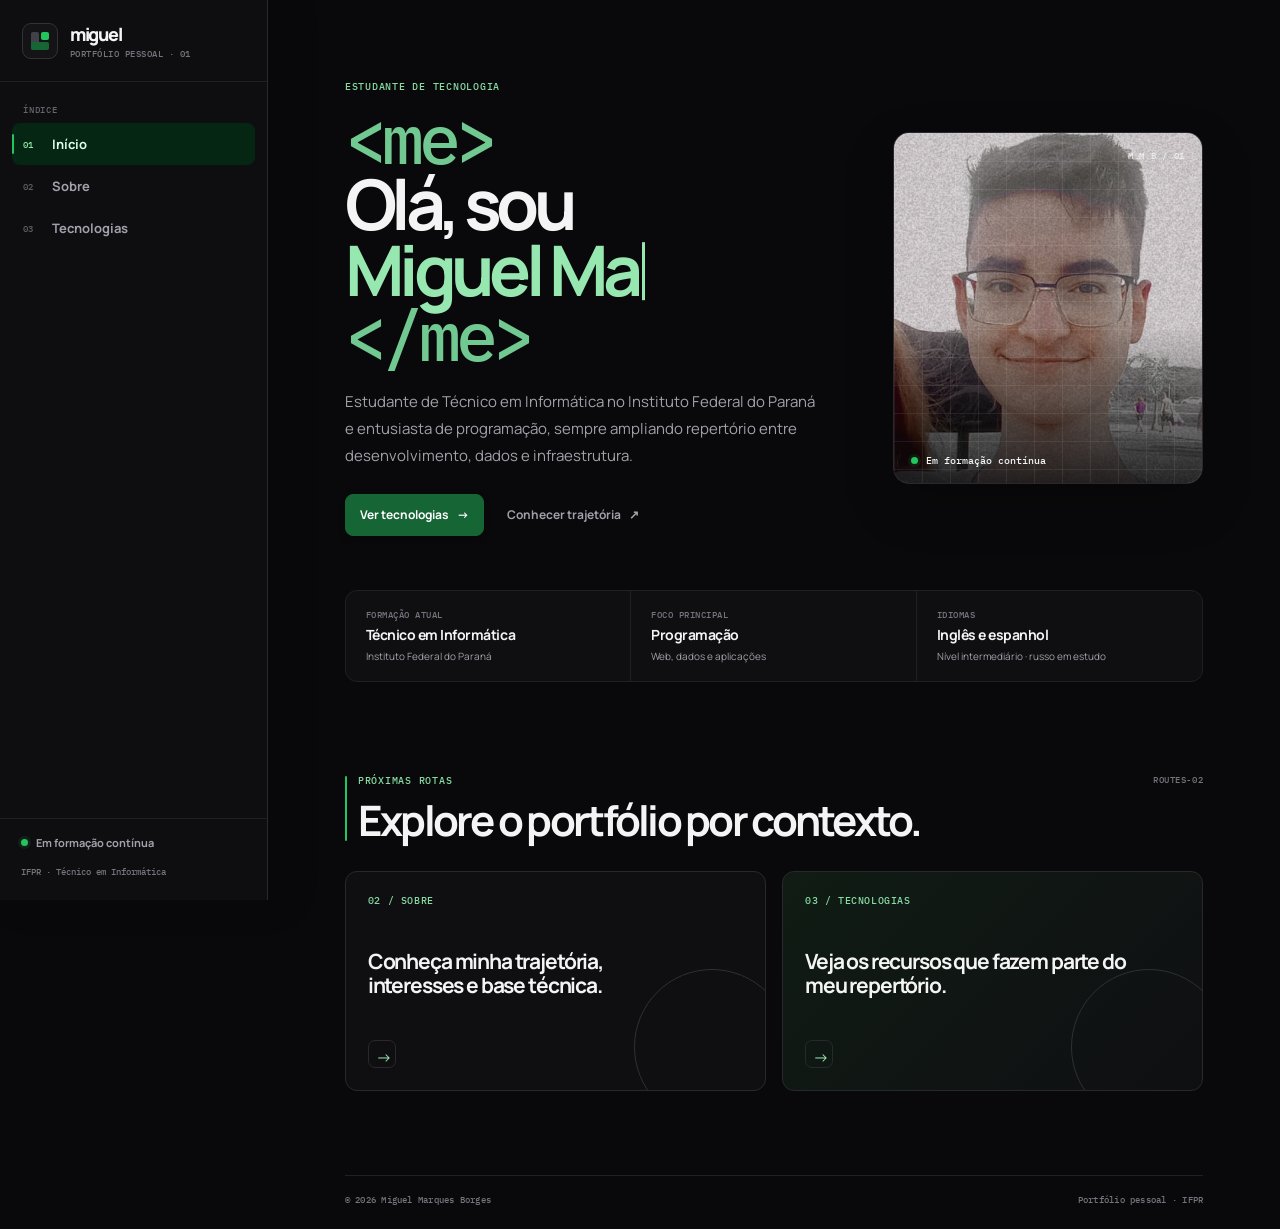
<file: index.html>
<!doctype html>
<html lang="pt-BR">
<head>
  <meta charset="UTF-8" />
  <meta name="viewport" content="width=device-width, initial-scale=1.0" />
  <meta name="description" content="Portfólio de Miguel Marques Borges, estudante de Técnico em Informática no IFPR." />
  <meta name="theme-color" content="#09090b" />
  <title>Miguel Marques Borges — Início</title>
  <link rel="preconnect" href="https://fonts.googleapis.com" />
  <link rel="preconnect" href="https://fonts.gstatic.com" crossorigin />
  <link href="https://fonts.googleapis.com/css2?family=IBM+Plex+Mono:wght@400;500&family=Manrope:wght@400;500;600;700;800&display=swap" rel="stylesheet" />
  <link rel="icon" href="favicon.ico" sizes="any" />
  <link rel="stylesheet" href="style.css" />
  <script src="menu.js" defer></script>
  <script src="typing.js" defer></script>
</head>
<body>
  <aside class="side-rail" aria-label="Navegação principal">
    <a class="brand" href="index.html" aria-label="Página inicial"><span class="brand-mark" aria-hidden="true"><i></i><b></b><em></em></span><span><strong>miguel</strong><small>portfólio pessoal · 01</small></span></a>
    <nav class="main-nav"><p>Índice</p><a class="active" href="index.html"><span>01</span>Início</a><a href="sobre.html"><span>02</span>Sobre</a><a href="tecnologias.html"><span>03</span>Tecnologias</a></nav>
    <div class="rail-footer"><p><i class="status-dot"></i>Em formação contínua</p><span>IFPR · Técnico em Informática</span></div>
  </aside>
  <main>
    <header class="mobile-header"><button class="menu-toggle" type="button" aria-label="Abrir menu" aria-controls="mobile-menu" aria-expanded="false"><span></span><span></span><span></span></button><a class="mobile-wordmark" href="index.html">miguel</a><span class="mobile-section">Início / 01</span></header>
    <div class="mobile-drawer" id="mobile-menu" aria-hidden="true"><div class="mobile-drawer-meta"><span>Índice de navegação</span><span>M.M.B / 01</span></div><nav class="mobile-nav"><a class="active" href="index.html"><span>01</span>Início</a><a href="sobre.html"><span>02</span>Sobre</a><a href="tecnologias.html"><span>03</span>Tecnologias</a></nav><div class="mobile-drawer-footer"><i class="status-dot"></i>Em formação contínua</div></div>
    <section class="home-hero page-width">
      <div class="hero-copy">
        <p class="eyebrow">Estudante de tecnologia</p>
        <h1 class="hello-code" aria-label="Olá, sou Miguel Marques Borges."><span class="code-tag">&lt;me&gt;</span><span class="hello-intro">Olá, sou</span><span class="typing-name"><span id="typed-name" aria-hidden="true"></span><span class="typing-cursor" aria-hidden="true"></span></span><span class="code-tag">&lt;/me&gt;</span></h1>
        <p class="hero-description">Estudante de Técnico em Informática no Instituto Federal do Paraná e entusiasta de programação, sempre ampliando repertório entre desenvolvimento, dados e infraestrutura.</p>
        <div class="hero-actions"><a class="primary-button" href="tecnologias.html">Ver tecnologias <span>→</span></a><a class="ghost-button" href="sobre.html">Conhecer trajetória <span>↗</span></a></div>
      </div>
      <div class="portrait-frame"><div class="portrait-grid" aria-hidden="true"></div><span class="portrait-index">M.M.B / 01</span><img src="minhafoto.jpg" alt="Retrato de Miguel Marques Borges" /><div class="portrait-caption"><span class="status-dot"></span><span>Em formação contínua</span></div></div>
    </section>
    <section class="signal-strip page-width" aria-label="Resumo do perfil"><article><span>Formação atual</span><strong>Técnico em Informática</strong><small>Instituto Federal do Paraná</small></article><article><span>Foco principal</span><strong>Programação</strong><small>Web, dados e aplicações</small></article><article><span>Idiomas</span><strong>Inglês e espanhol</strong><small>Nível intermediário · russo em estudo</small></article></section>
    <section class="routes page-width"><div class="section-heading"><div><p class="eyebrow">Próximas rotas</p><h2>Explore o portfólio por contexto.</h2></div><span class="reference">ROUTES-02</span></div><div class="route-grid"><a class="route-card" href="sobre.html"><span>02 / Sobre</span><strong>Conheça minha trajetória, interesses e base técnica.</strong><i>→</i></a><a class="route-card route-card-green" href="tecnologias.html"><span>03 / Tecnologias</span><strong>Veja os recursos que fazem parte do meu repertório.</strong><i>→</i></a></div></section>
    <footer class="page-width"><span>© 2026 Miguel Marques Borges</span><span>Portfólio pessoal · IFPR</span></footer>
  </main>
</body>
</html>
</file>
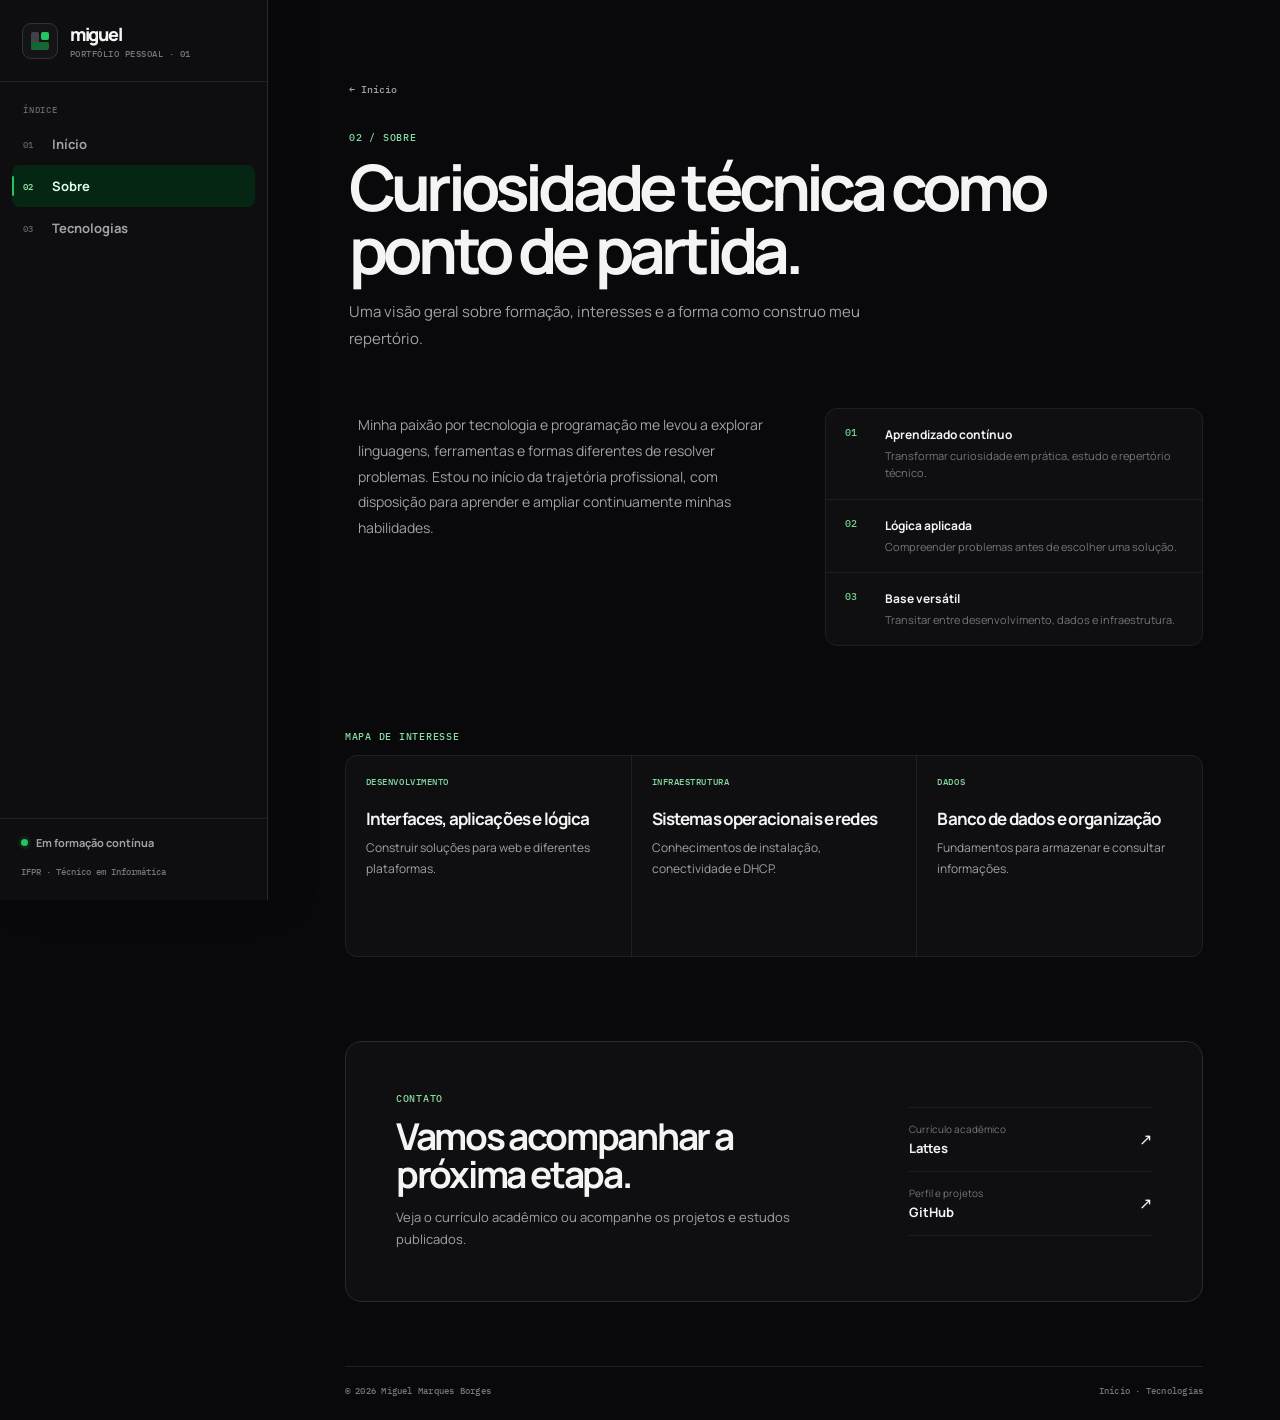
<file: sobre.html>
<!doctype html>
<html lang="pt-BR">
<head>
  <meta charset="UTF-8" /><meta name="viewport" content="width=device-width, initial-scale=1.0" /><meta name="theme-color" content="#09090b" />
  <title>Miguel Marques Borges — Sobre</title>
  <link rel="preconnect" href="https://fonts.googleapis.com" /><link rel="preconnect" href="https://fonts.gstatic.com" crossorigin />
  <link href="https://fonts.googleapis.com/css2?family=IBM+Plex+Mono:wght@400;500&family=Manrope:wght@400;500;600;700;800&display=swap" rel="stylesheet" /><link rel="icon" href="favicon.ico" sizes="any" /><link rel="stylesheet" href="style.css" /><script src="menu.js" defer></script>
</head>
<body>
  <aside class="side-rail" aria-label="Navegação principal"><a class="brand" href="index.html"><span class="brand-mark" aria-hidden="true"><i></i><b></b><em></em></span><span><strong>miguel</strong><small>portfólio pessoal · 01</small></span></a><nav class="main-nav"><p>Índice</p><a href="index.html"><span>01</span>Início</a><a class="active" href="sobre.html"><span>02</span>Sobre</a><a href="tecnologias.html"><span>03</span>Tecnologias</a></nav><div class="rail-footer"><p><i class="status-dot"></i>Em formação contínua</p><span>IFPR · Técnico em Informática</span></div></aside>
  <main>
    <header class="mobile-header"><button class="menu-toggle" type="button" aria-label="Abrir menu" aria-controls="mobile-menu" aria-expanded="false"><span></span><span></span><span></span></button><a class="mobile-wordmark" href="index.html">miguel</a><span class="mobile-section">Sobre / 02</span></header>
    <div class="mobile-drawer" id="mobile-menu" aria-hidden="true"><div class="mobile-drawer-meta"><span>Índice de navegação</span><span>M.M.B / 01</span></div><nav class="mobile-nav"><a href="index.html"><span>01</span>Início</a><a class="active" href="sobre.html"><span>02</span>Sobre</a><a href="tecnologias.html"><span>03</span>Tecnologias</a></nav><div class="mobile-drawer-footer"><i class="status-dot"></i>Em formação contínua</div></div>
    <section class="page-banner page-width"><a class="back-link" href="index.html">← Início</a><p class="eyebrow">02 / Sobre</p><h1>Curiosidade técnica como ponto de partida.</h1><p>Uma visão geral sobre formação, interesses e a forma como construo meu repertório.</p></section>
    <section class="content-section page-width"><div class="about-grid"><div class="about-copy"><p>Minha paixão por tecnologia e programação me levou a explorar linguagens, ferramentas e formas diferentes de resolver problemas. Estou no início da trajetória profissional, com disposição para aprender e ampliar continuamente minhas habilidades.</p></div><div class="principles"><article><span>01</span><h3>Aprendizado contínuo</h3><p>Transformar curiosidade em prática, estudo e repertório técnico.</p></article><article><span>02</span><h3>Lógica aplicada</h3><p>Compreender problemas antes de escolher uma solução.</p></article><article><span>03</span><h3>Base versátil</h3><p>Transitar entre desenvolvimento, dados e infraestrutura.</p></article></div></div></section>
    <section class="progress-section page-width"><p class="eyebrow">Mapa de interesse</p><div class="progress-grid"><article><span>Desenvolvimento</span><strong>Interfaces, aplicações e lógica</strong><p>Construir soluções para web e diferentes plataformas.</p></article><article><span>Infraestrutura</span><strong>Sistemas operacionais e redes</strong><p>Conhecimentos de instalação, conectividade e DHCP.</p></article><article><span>Dados</span><strong>Banco de dados e organização</strong><p>Fundamentos para armazenar e consultar informações.</p></article></div></section>
    <section class="contact-panel page-width"><div><p class="eyebrow">Contato</p><h2>Vamos acompanhar a próxima etapa.</h2><p>Veja o currículo acadêmico ou acompanhe os projetos e estudos publicados.</p></div><div class="contact-links"><a href="http://lattes.cnpq.br/1341365413381919" target="_blank" rel="noreferrer"><span>Currículo acadêmico</span><strong>Lattes</strong><i>↗</i></a><a href="https://github.com/MiguelMarquesBorges" target="_blank" rel="noreferrer"><span>Perfil e projetos</span><strong>GitHub</strong><i>↗</i></a></div></section>
    <footer class="page-width"><span>© 2026 Miguel Marques Borges</span><span><a href="index.html">Início</a> · <a href="tecnologias.html">Tecnologias</a></span></footer>
  </main>
</body>
</html>
</file>
<file: style.css>
/* Índice Operacional — portfólio editorial com fundo grafite, trilho persistente e verde reservado a estados e ações. */
:root{--bg:#09090b;--surface:#0f0f12;--raised:#141417;--hover:#1a1a1d;--border:#29292d;--subtle:#202024;--text:#f4f4f5;--secondary:#a1a1aa;--muted:#74747d;--primary:#166534;--primary-hover:#15803d;--success:#22c55e;--r-sm:8px;--r-md:12px;--r-lg:16px;--ease:cubic-bezier(.23,1,.32,1)}
*{box-sizing:border-box}html{background:var(--bg);scroll-behavior:smooth}body{min-width:320px;margin:0;background:var(--bg);color:var(--text);font-family:Manrope,Arial,sans-serif;-webkit-font-smoothing:antialiased}a{color:inherit}a:focus-visible{outline:2px solid var(--success);outline-offset:4px}h1,h2,h3,p{margin-top:0}.page-width{max-width:1120px;margin-left:auto;margin-right:auto}
.side-rail{position:fixed;inset:0 auto 0 0;z-index:10;display:flex;width:268px;flex-direction:column;border-right:1px solid var(--border);background:rgba(15,15,18,.97);box-shadow:14px 0 38px rgba(0,0,0,.14)}.brand{display:flex;align-items:center;gap:12px;color:var(--text);text-decoration:none}.side-rail .brand{height:82px;border-bottom:1px solid var(--subtle);padding:0 22px}.brand-mark{position:relative;display:block;width:36px;height:36px;overflow:hidden;border:1px solid #323238;border-radius:9px;background:var(--raised)}.brand-mark i,.brand-mark b,.brand-mark em{position:absolute;display:block;border-radius:2px}.brand-mark i{top:8px;left:8px;width:8px;height:18px;background:#414149}.brand-mark b{top:8px;right:8px;width:8px;height:8px;background:var(--success)}.brand-mark em{right:8px;bottom:8px;width:18px;height:8px;background:var(--primary)}.brand strong{display:block;font-size:18px;font-weight:800;letter-spacing:-.07em}.brand small{display:block;margin-top:2px;color:var(--muted);font:500 9px "IBM Plex Mono",monospace;letter-spacing:.055em;text-transform:uppercase}.main-nav{padding:22px 12px}.main-nav>p{margin:0 0 8px 11px;color:#65656d;font:500 9px "IBM Plex Mono",monospace;letter-spacing:.09em;text-transform:uppercase}.main-nav a{position:relative;display:flex;height:42px;align-items:center;gap:11px;border-radius:var(--r-sm);padding:0 11px;color:var(--secondary);font-size:13px;font-weight:700;text-decoration:none;transition:background .16s var(--ease),color .16s var(--ease),transform .16s var(--ease)}.main-nav a span{width:18px;color:#5e5e66;font:500 9px "IBM Plex Mono",monospace}.main-nav a:hover{background:var(--hover);color:var(--text)}.main-nav a:active,.technology-card:active,.route-card:active{transform:scale(.985)}.main-nav a.active{background:rgba(5,46,22,.76);color:#ddffe7}.main-nav a.active:before{position:absolute;top:11px;bottom:11px;left:0;width:2px;border-radius:2px;background:var(--success);content:""}.main-nav a.active span{color:#8ee9aa}.rail-footer{margin-top:auto;border-top:1px solid var(--subtle);padding:16px 21px 20px}.rail-footer p{display:flex;align-items:center;gap:8px;margin:0 0 8px;color:var(--secondary);font-size:11px;font-weight:700}.rail-footer>span{color:var(--muted);font:500 9px/1.45 "IBM Plex Mono",monospace}.status-dot{display:inline-block;width:7px;height:7px;flex:0 0 auto;border-radius:50%;background:var(--success);box-shadow:0 0 0 3px rgba(34,197,94,.1)}
main{min-height:100vh;margin-left:268px;padding:0 clamp(22px,6vw,88px)}.mobile-header{display:none}.eyebrow{margin:0 0 12px;color:#86dba2;font:500 10px "IBM Plex Mono",monospace;letter-spacing:.075em;text-transform:uppercase}.reference{color:var(--muted);font:500 9px "IBM Plex Mono",monospace;letter-spacing:.065em}.primary-button,.ghost-button{display:inline-flex;min-height:42px;align-items:center;justify-content:center;gap:8px;border-radius:var(--r-sm);padding:0 14px;font-size:12px;font-weight:700;text-decoration:none;transition:background .16s var(--ease),color .16s var(--ease),transform .16s var(--ease),box-shadow .16s var(--ease)}.primary-button{border:1px solid var(--primary);background:var(--primary);box-shadow:0 2px 6px rgba(0,0,0,.26);color:#fff}.primary-button:hover{background:var(--primary-hover);box-shadow:0 7px 18px rgba(0,0,0,.22)}.primary-button:active,.ghost-button:active{transform:scale(.98)}.ghost-button{border:1px solid transparent;color:var(--secondary)}.ghost-button:hover{background:var(--hover);color:var(--text)}
.home-hero{display:grid;min-height:590px;grid-template-columns:minmax(0,1.13fr) minmax(310px,.68fr);align-items:center;gap:clamp(34px,6vw,86px);padding:80px 0 54px}.hello-code{max-width:720px;margin-bottom:20px;font-size:clamp(41px,5.45vw,72px);font-weight:700;letter-spacing:-.08em;line-height:.94}.hello-code>span{display:block;margin:0 0 9px;color:#71c991;font:500 clamp(10px,1vw,13px) "IBM Plex Mono",monospace;letter-spacing:-.02em}.hello-code>span:last-child{margin:8px 0 0;color:var(--muted)}.hello-code em{color:#97e7b1;font-style:normal}.hero-description{max-width:530px;margin-bottom:25px;color:var(--secondary);font-size:15px;line-height:1.8}.hero-actions{display:flex;flex-wrap:wrap;gap:8px}.portrait-frame{position:relative;aspect-ratio:.88;overflow:hidden;border:1px solid var(--border);border-radius:var(--r-lg);background:#111114;box-shadow:0 20px 52px rgba(0,0,0,.19)}.portrait-frame:after{position:absolute;inset:0;background:linear-gradient(0deg,rgba(9,9,11,.8),transparent 45%);content:"";pointer-events:none}.portrait-frame img{position:absolute;inset:0;width:100%;height:100%;object-fit:cover;filter:saturate(.72) contrast(1.03);transition:transform .45s var(--ease),filter .45s var(--ease)}.portrait-frame:hover img{filter:saturate(.9) contrast(1.04);transform:scale(1.035)}.portrait-grid{position:absolute;z-index:1;inset:0;background-image:linear-gradient(rgba(244,244,245,.075) 1px,transparent 1px),linear-gradient(90deg,rgba(244,244,245,.075) 1px,transparent 1px);background-size:28px 28px;pointer-events:none}.portrait-index{position:absolute;z-index:2;top:17px;right:17px;color:rgba(244,244,245,.84);font:500 9px "IBM Plex Mono",monospace;letter-spacing:.08em}.portrait-caption{position:absolute;z-index:2;bottom:16px;left:17px;display:flex;align-items:center;gap:8px;color:#f4f4f5;font:500 10px "IBM Plex Mono",monospace}.signal-strip{display:grid;margin-bottom:92px;grid-template-columns:repeat(3,1fr);border:1px solid var(--subtle);border-radius:var(--r-md);background:var(--surface)}.signal-strip article{display:grid;gap:5px;padding:18px 20px;border-right:1px solid var(--subtle)}.signal-strip article:last-child{border-right:0}.signal-strip span{color:var(--muted);font:500 9px "IBM Plex Mono",monospace;letter-spacing:.055em;text-transform:uppercase}.signal-strip strong{font-size:14px;letter-spacing:-.035em}.signal-strip small{color:var(--secondary);font-size:10px}
.routes,.content-section,.technology-section{padding-bottom:84px}.section-heading{position:relative;display:flex;align-items:flex-start;justify-content:space-between;gap:24px;margin-bottom:28px;padding-left:13px}.section-heading:before{position:absolute;top:2px;bottom:2px;left:0;width:2px;border-radius:2px;background:var(--success);content:""}.section-heading h2{max-width:670px;margin-bottom:0;font-size:clamp(27px,3.35vw,42px);font-weight:700;letter-spacing:-.065em;line-height:1.04}.route-grid{display:grid;grid-template-columns:1fr 1fr;gap:16px}.route-card{position:relative;display:grid;min-height:220px;align-content:space-between;overflow:hidden;border:1px solid var(--border);border-radius:var(--r-md);background:var(--surface);padding:22px;color:var(--text);text-decoration:none;transition:border-color .18s var(--ease),background .18s var(--ease),transform .18s var(--ease)}.route-card:after{position:absolute;right:-25px;bottom:-35px;width:154px;height:154px;border:1px solid #2f2f35;border-radius:50%;content:""}.route-card:hover{border-color:#4a4a52;background:var(--hover)}.route-card-green{background:linear-gradient(135deg,#101c14,#0f0f12)}.route-card span{color:#86dba2;font:500 10px "IBM Plex Mono",monospace;letter-spacing:.06em;text-transform:uppercase}.route-card strong{max-width:330px;font-size:21px;letter-spacing:-.055em;line-height:1.17}.route-card i{position:relative;z-index:1;width:28px;height:28px;border:1px solid var(--border);border-radius:7px;padding:5px 7px;color:#9ce6b4;font-style:normal}
.page-banner{max-width:850px;padding:76px 0 56px}.back-link{display:inline-block;margin-bottom:35px;color:var(--secondary);font:500 10px "IBM Plex Mono",monospace;text-decoration:none}.back-link:hover{color:#9ce6b4}.page-banner h1{margin-bottom:17px;font-size:clamp(39px,5vw,65px);letter-spacing:-.075em;line-height:.98}.page-banner>p:last-child{max-width:570px;margin:0;color:var(--secondary);font-size:15px;line-height:1.8}.about-grid{display:grid;gap:18px;grid-template-columns:minmax(0,1.1fr) minmax(330px,.9fr)}.about-copy{padding:4px 22px 0 13px}.about-copy p{color:var(--secondary);font-size:14px;line-height:1.83}.about-copy p:last-child{margin-bottom:0}.principles{display:grid;overflow:hidden;border:1px solid var(--subtle);border-radius:var(--r-md);background:var(--surface)}.principles article{display:grid;grid-template-columns:30px 1fr;column-gap:10px;padding:17px 19px;border-bottom:1px solid var(--subtle)}.principles article:last-child{border-bottom:0}.principles article>span{grid-row:span 2;color:#70d58f;font:500 10px "IBM Plex Mono",monospace}.principles h3{margin:0 0 4px;font-size:12px}.principles p{margin:0;color:var(--muted);font-size:11px;line-height:1.55}.progress-section{padding-bottom:84px}.progress-grid{display:grid;grid-template-columns:repeat(3,1fr);gap:1px;overflow:hidden;border:1px solid var(--subtle);border-radius:var(--r-md);background:var(--subtle)}.progress-grid article{min-height:200px;background:var(--surface);padding:20px}.progress-grid span,.detail-grid article>span{display:block;margin-bottom:22px;color:#82d99f;font:500 9px "IBM Plex Mono",monospace;letter-spacing:.06em;text-transform:uppercase}.progress-grid strong{display:block;margin-bottom:10px;font-size:17px;letter-spacing:-.05em;line-height:1.15}.progress-grid p{margin:0;color:var(--secondary);font-size:12px;line-height:1.7}.contact-panel{display:flex;align-items:stretch;justify-content:space-between;gap:52px;margin-bottom:64px;border:1px solid var(--border);border-radius:var(--r-lg);background:var(--surface);padding:clamp(24px,4.5vw,50px)}.contact-panel>div:first-child{max-width:500px}.contact-panel h2{margin-bottom:12px;font-size:clamp(26px,3vw,37px);letter-spacing:-.06em;line-height:1.04}.contact-panel p:last-child{margin-bottom:0;color:var(--secondary);font-size:13px;line-height:1.75}.contact-links{display:grid;width:min(100%,305px);align-content:center}.contact-links a{display:grid;grid-template-columns:1fr auto;gap:3px 12px;border-top:1px solid var(--subtle);padding:14px 0;text-decoration:none;transition:color .16s var(--ease)}.contact-links a:last-child{border-bottom:1px solid var(--subtle)}.contact-links a:hover{color:#8ee9aa}.contact-links span{color:var(--muted);font-size:10px}.contact-links strong{font-size:13px}.contact-links i{grid-column:2;grid-row:1 / span 2;align-self:center;font-style:normal}
.technology-grid{display:grid;grid-template-columns:repeat(3,1fr);gap:12px}.technology-card{position:relative;display:flex;min-height:205px;flex-direction:column;align-items:flex-start;justify-content:flex-end;overflow:hidden;border:1px solid var(--border);border-radius:var(--r-md);background:#101013;padding:18px;color:var(--text);text-decoration:none;isolation:isolate;transition:border-color .18s var(--ease),transform .18s var(--ease),background .18s var(--ease)}.technology-card:before{position:absolute;z-index:-2;top:14px;right:9px;width:130px;height:130px;background-image:var(--logo);background-position:center;background-repeat:no-repeat;background-size:contain;content:"";filter:saturate(.95);opacity:.8;transform:rotate(-6deg);transition:transform .3s var(--ease),opacity .3s var(--ease)}.technology-card:after{position:absolute;z-index:-1;inset:0;background:linear-gradient(145deg,rgba(15,15,18,.08),rgba(9,9,11,.95) 79%);content:""}.technology-card-invert:before{filter:invert(1) grayscale(1);opacity:.35}.technology-card:hover{border-color:#5d5d66;background:#151519;transform:translateY(-3px)}.technology-card:hover:before{opacity:1;transform:rotate(0) scale(1.08)}.technology-card span{margin-bottom:auto;color:#9d9da4;font:500 9px "IBM Plex Mono",monospace;letter-spacing:.055em;text-transform:uppercase}.technology-card strong{margin-bottom:6px;font-size:22px;letter-spacing:-.06em}.technology-card i{color:#8ee9aa;font:500 10px "IBM Plex Mono",monospace;font-style:normal}.detail-page{padding:76px 0 84px}.detail-hero{display:grid;grid-template-columns:190px minmax(0,1fr);align-items:center;gap:30px;margin-bottom:42px}.detail-logo{position:relative;display:grid;width:190px;height:190px;place-items:center;overflow:hidden;border:1px solid var(--border);border-radius:var(--r-lg);background:var(--surface)}.detail-logo:after{width:128px;height:128px;background-image:var(--logo);background-position:center;background-repeat:no-repeat;background-size:contain;content:""}.detail-hero h1{margin-bottom:13px;font-size:clamp(44px,5vw,68px);letter-spacing:-.08em;line-height:.95}.detail-hero p:last-child{max-width:590px;margin:0;color:var(--secondary);font-size:15px;line-height:1.8}.detail-grid{display:grid;grid-template-columns:1fr 1fr;gap:16px;margin-bottom:28px}.detail-grid article{min-height:210px;border:1px solid var(--subtle);border-radius:var(--r-md);background:var(--surface);padding:22px}.detail-grid article p{margin:0;color:var(--secondary);font-size:14px;line-height:1.8}.official-link{width:max-content}footer{display:flex;justify-content:space-between;gap:16px;border-top:1px solid var(--subtle);padding:18px 0 24px;color:var(--muted);font:500 9px "IBM Plex Mono",monospace;letter-spacing:.025em}footer a{text-decoration:none}footer a:hover{color:#8ee9aa}
@media(max-width:900px){.side-rail{display:none}main{margin-left:0;padding:0 24px}.mobile-header{display:flex;height:66px;align-items:center;justify-content:space-between;border-bottom:1px solid var(--subtle)}.mobile-header .brand-mark{width:29px;height:29px}.mobile-header .brand strong{font-size:16px}.header-link{color:var(--secondary);font-size:11px;font-weight:700;text-decoration:none}.header-link span{color:var(--success)}.home-hero{min-height:auto;padding:58px 0 46px}.signal-strip{margin-bottom:70px}.about-grid{grid-template-columns:1fr}.about-copy{max-width:690px;padding-left:13px}.contact-panel{gap:28px}.technology-grid{grid-template-columns:repeat(2,1fr)}}
@media(max-width:640px){main{padding:0 16px}.home-hero{display:flex;min-height:auto;flex-direction:column;align-items:stretch;gap:28px;padding-top:54px}.portrait-frame{width:min(100%,400px);margin:0 auto}.hello-code{font-size:47px}.signal-strip{grid-template-columns:1fr;margin-bottom:58px}.signal-strip article{border-right:0;border-bottom:1px solid var(--subtle)}.signal-strip article:last-child{border-bottom:0}.routes,.content-section,.technology-section,.progress-section{padding-bottom:60px}.section-heading{align-items:flex-end;margin-bottom:23px}.section-heading h2{font-size:29px}.reference{display:none}.route-grid,.progress-grid,.detail-grid{grid-template-columns:1fr}.route-card{min-height:174px}.page-banner,.detail-page{padding-top:48px}.page-banner h1{font-size:43px}.about-copy{padding-right:0}.progress-grid article{min-height:160px}.contact-panel{display:grid;padding:25px 20px}.contact-links{width:100%}.technology-grid{grid-template-columns:1fr 1fr;gap:10px}.technology-card{min-height:166px;padding:14px}.technology-card:before{top:16px;right:5px;width:94px;height:94px}.technology-card strong{font-size:18px}.technology-card i{font-size:8px}.detail-hero{grid-template-columns:1fr;gap:22px}.detail-logo{width:130px;height:130px}.detail-logo:after{width:86px;height:86px}.detail-hero h1{font-size:49px}.official-link{width:100%}footer{flex-direction:column;padding-bottom:20px}.hero-actions{flex-direction:column;align-items:stretch}.primary-button,.ghost-button{width:100%}}
@media(prefers-reduced-motion:reduce){*,*:before,*:after{scroll-behavior:auto!important;transition-duration:.01ms!important}}
.hello-code>span,.hello-code>span:last-child{margin:0;color:#71c991;font:500 1em/.94 "IBM Plex Mono",monospace;letter-spacing:-.07em}
.menu-toggle,.mobile-drawer{display:none}.hello-code .code-tag{display:block;margin:0;color:#71c991;font:500 1em/.94 "IBM Plex Mono",monospace;letter-spacing:-.07em}.hello-code .hello-intro,.hello-code .typing-name{display:block;margin:0;color:var(--text);font:inherit;letter-spacing:inherit}.hello-code .typing-name{min-height:.94em;color:#97e7b1}.typing-cursor{display:inline-block;width:.045em;height:.83em;margin-left:.06em;background:#97e7b1;transform:translateY(.06em);animation:cursor-blink .78s steps(1,end) infinite}@keyframes cursor-blink{50%{opacity:0}}
@media(max-width:900px){.mobile-header{position:sticky;top:0;z-index:30;height:66px;padding:0 0;background:rgba(9,9,11,.96);backdrop-filter:blur(14px)}.mobile-header .brand{display:none}.menu-toggle{display:grid;width:42px;height:42px;place-content:center;gap:5px;border:1px solid var(--border);border-radius:var(--r-sm);background:var(--surface);padding:0}.menu-toggle span{display:block;width:17px;height:1px;background:var(--text);transition:transform .18s var(--ease),opacity .18s var(--ease)}.menu-toggle[aria-expanded="true"] span:nth-child(1){transform:translateY(6px) rotate(45deg)}.menu-toggle[aria-expanded="true"] span:nth-child(2){opacity:0}.menu-toggle[aria-expanded="true"] span:nth-child(3){transform:translateY(-6px) rotate(-45deg)}.mobile-wordmark{color:var(--text);font-size:17px;font-weight:800;letter-spacing:-.07em;text-decoration:none}.mobile-section{margin-left:auto;color:var(--muted);font:500 9px "IBM Plex Mono",monospace;letter-spacing:.04em;text-transform:uppercase}.mobile-drawer{position:fixed;z-index:25;top:66px;right:0;bottom:0;left:0;flex-direction:column;background:rgba(12,12,14,.99);padding:28px 24px;opacity:0;pointer-events:none;transform:translateX(-16px);transition:transform .22s var(--ease),opacity .22s var(--ease)}.mobile-drawer.is-open{display:flex;opacity:1;pointer-events:auto;transform:translateX(0)}.mobile-drawer-meta{display:flex;justify-content:space-between;margin-bottom:18px;color:var(--muted);font:500 9px "IBM Plex Mono",monospace;letter-spacing:.06em;text-transform:uppercase}.mobile-nav{display:grid;gap:6px}.mobile-nav a{position:relative;display:flex;align-items:center;gap:14px;border:1px solid transparent;border-radius:var(--r-sm);padding:15px 12px;color:var(--secondary);font-size:17px;font-weight:700;text-decoration:none}.mobile-nav a span{color:var(--muted);font:500 10px "IBM Plex Mono",monospace}.mobile-nav a.active{border-color:#1a5b32;background:rgba(5,46,22,.65);color:#edfff2}.mobile-nav a.active:before{position:absolute;top:12px;bottom:12px;left:0;width:2px;background:var(--success);content:""}.mobile-drawer-footer{display:flex;align-items:center;gap:8px;margin-top:auto;border-top:1px solid var(--subtle);padding-top:18px;color:var(--secondary);font-size:11px;font-weight:700}body.menu-open{overflow:hidden}}
@media(prefers-reduced-motion:reduce){.typing-cursor{animation:none}.mobile-drawer,.menu-toggle span{transition:none}}
</file>
